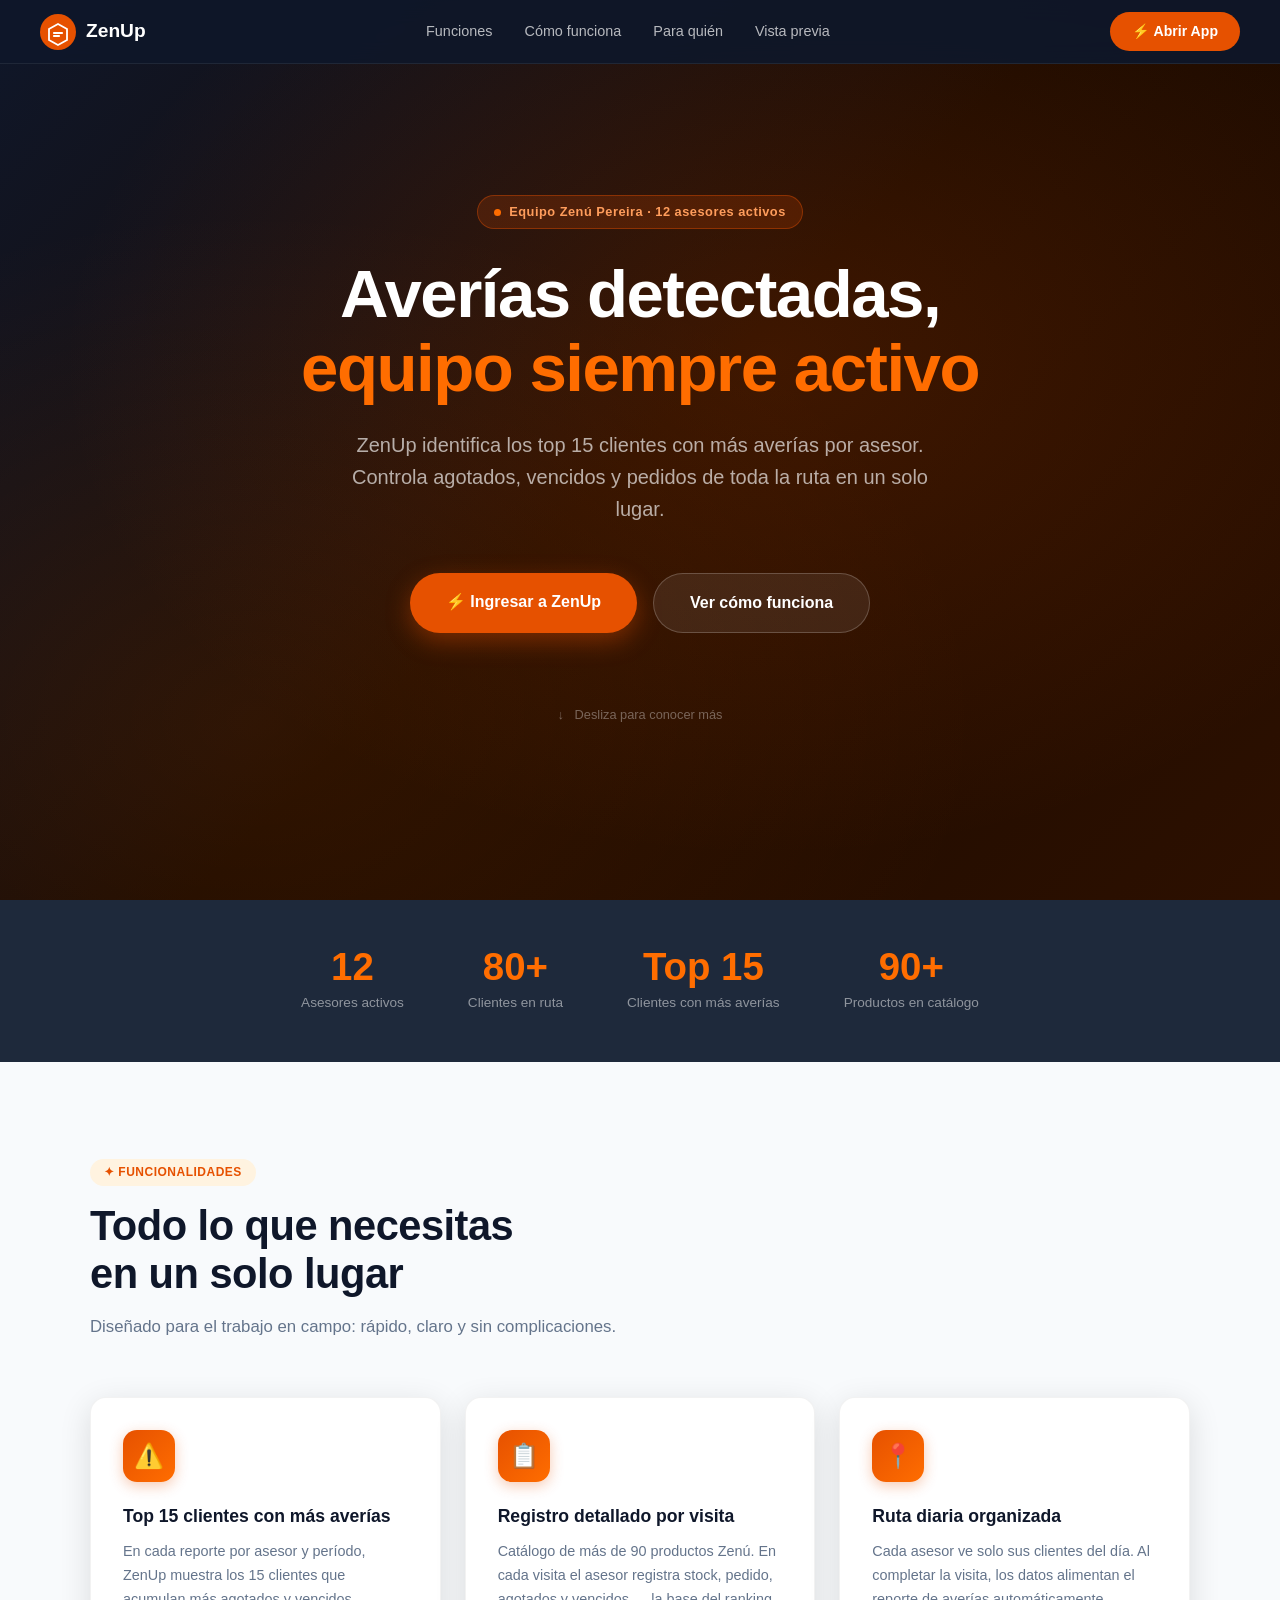
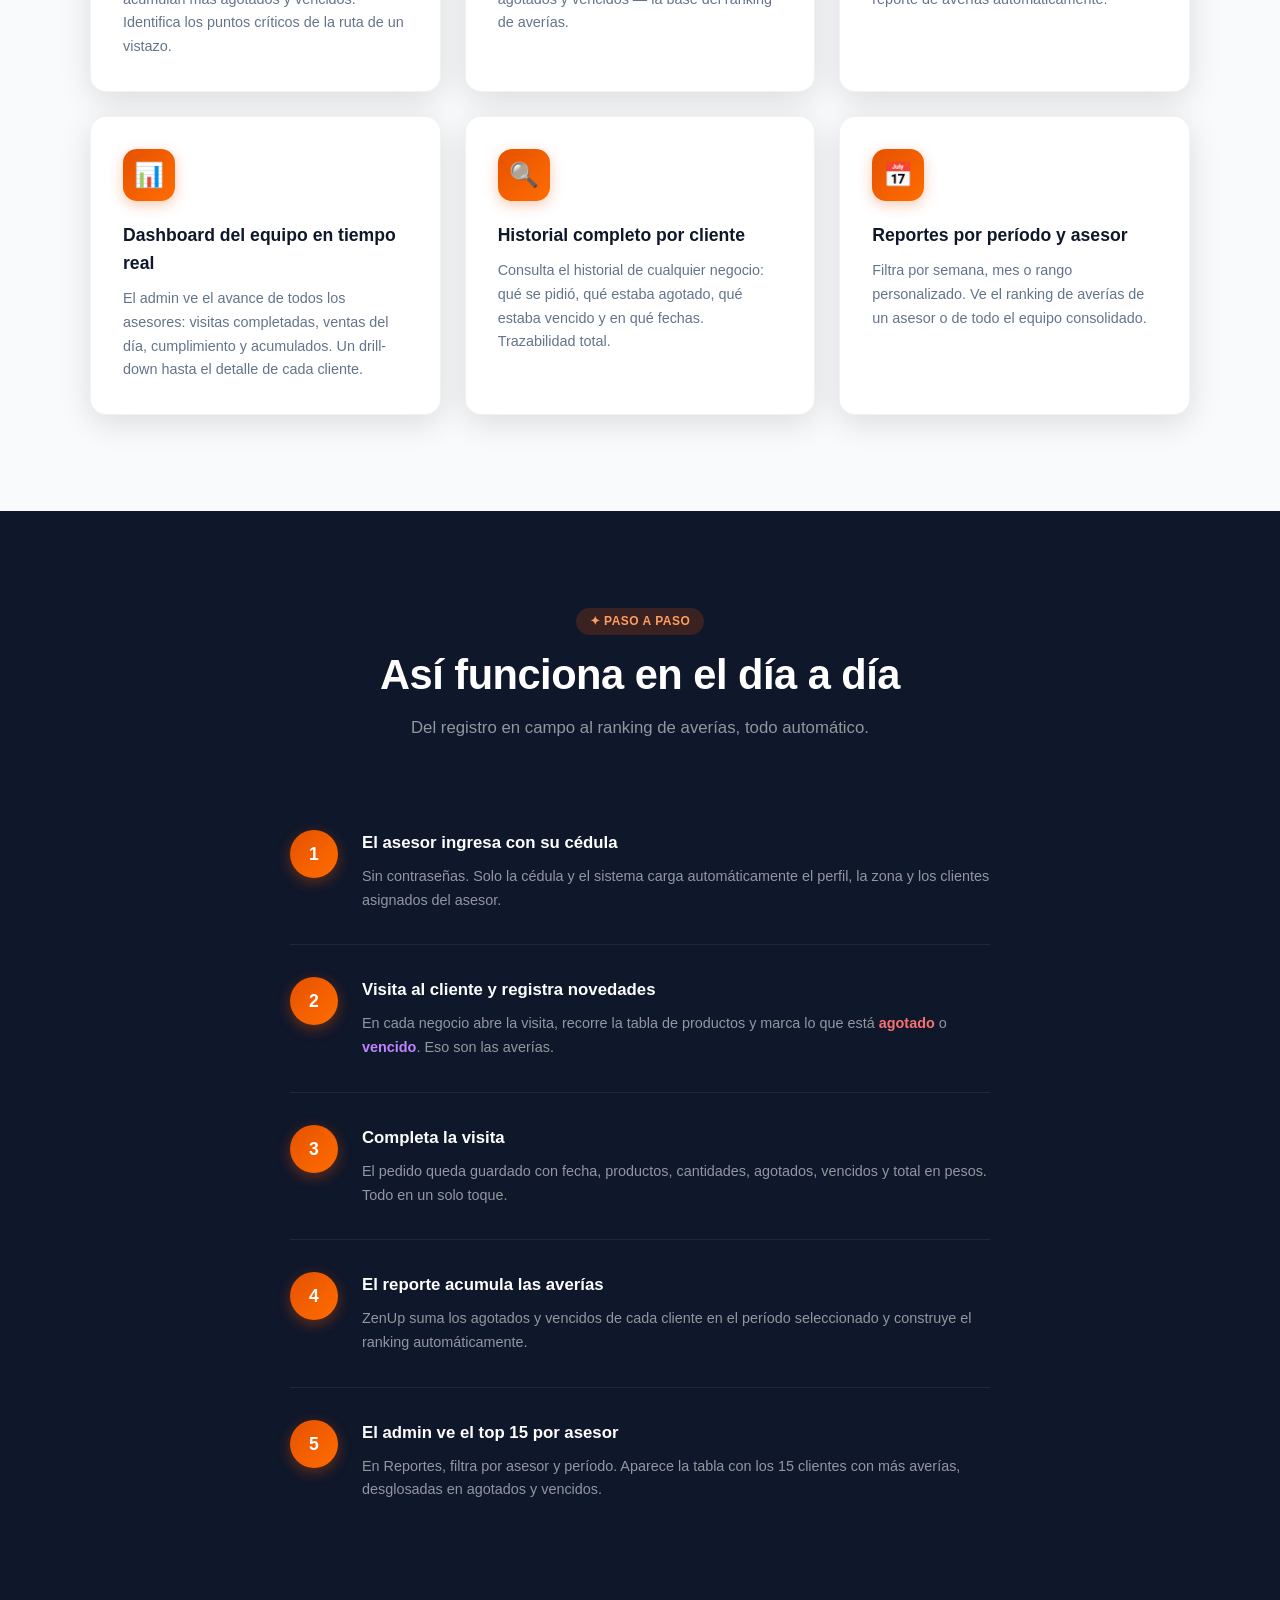
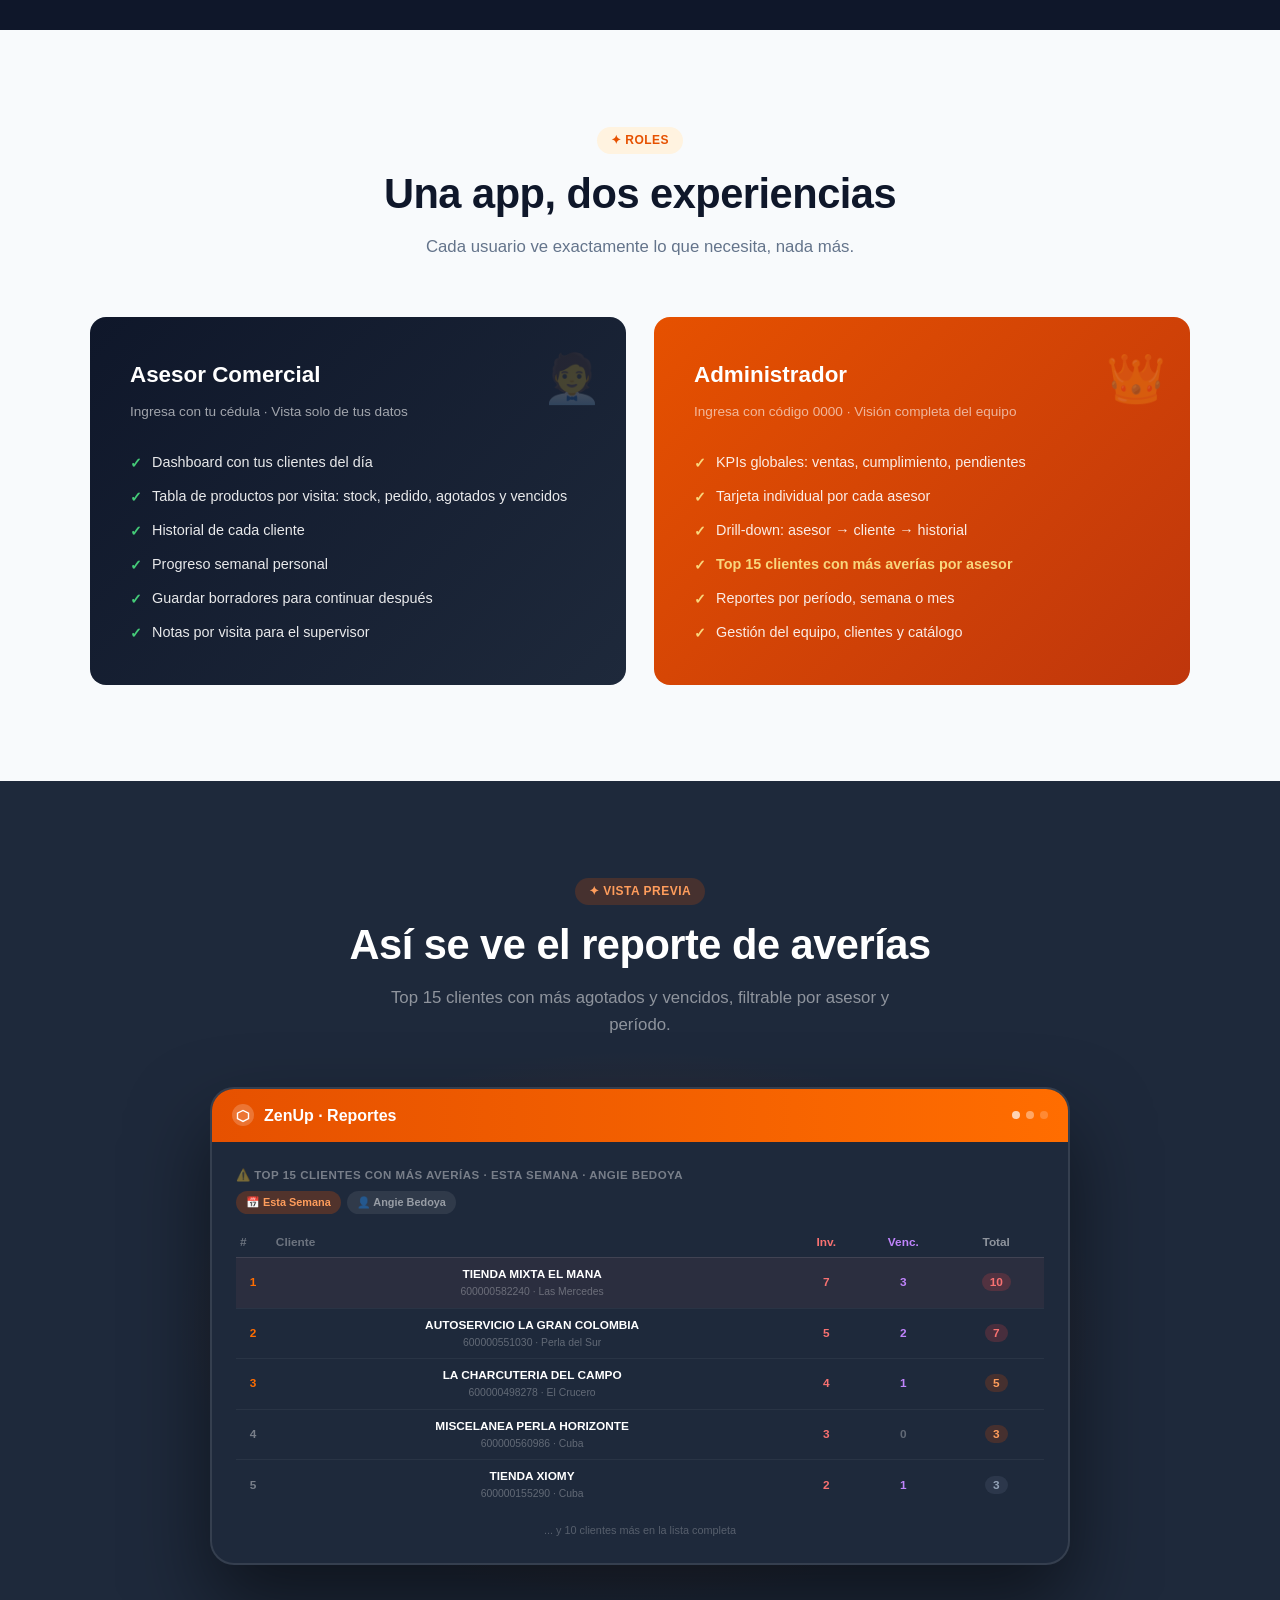
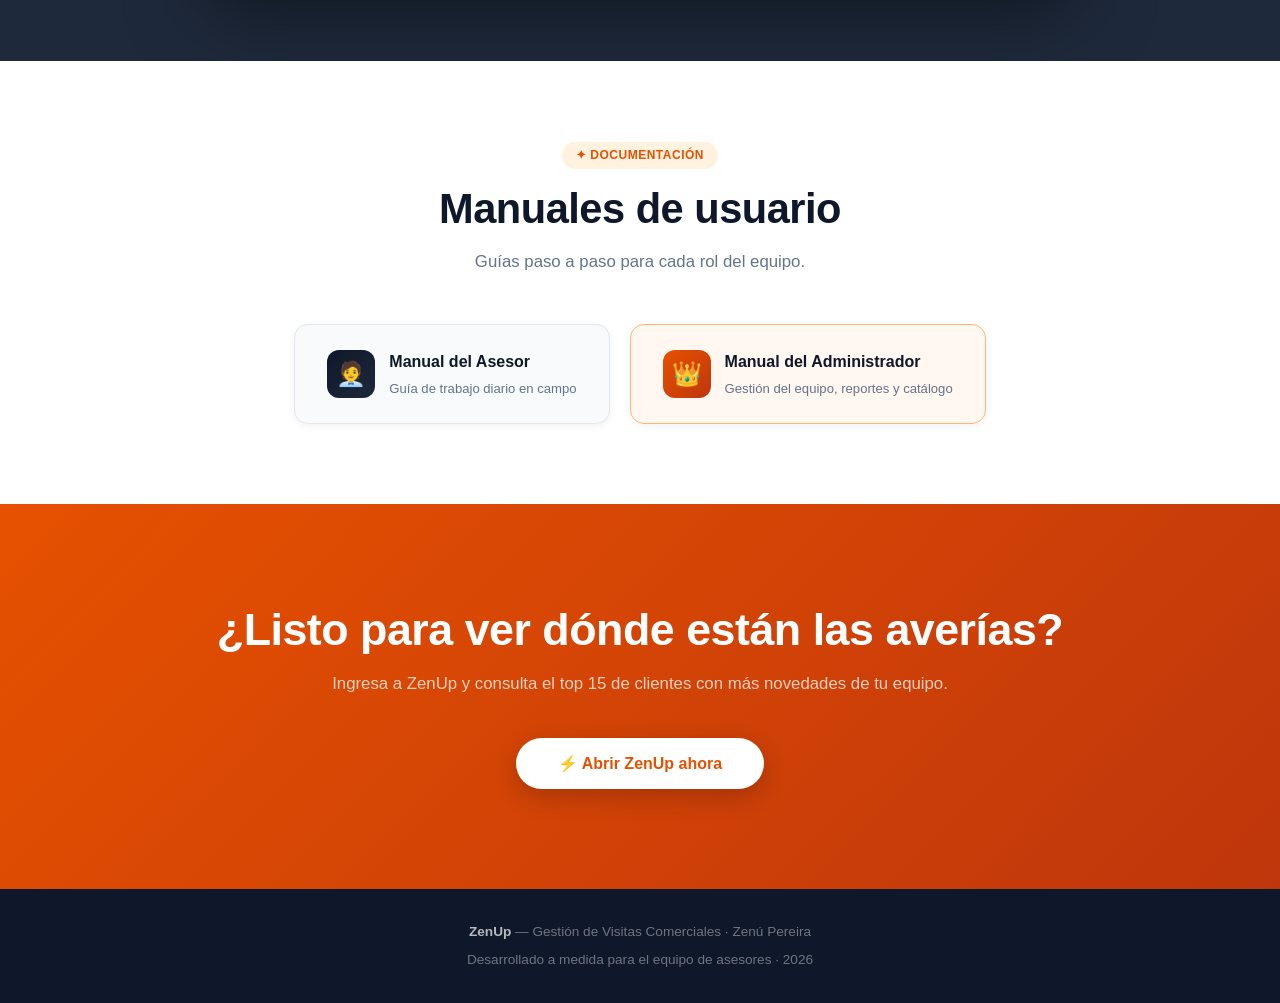
<file: presentacion.html>
<!DOCTYPE html>
<html lang="es">
<head>
  <meta charset="UTF-8"/>
  <meta name="viewport" content="width=device-width, initial-scale=1.0"/>
  <title>ZenUp – Gestión de Visitas Comerciales</title>
  <style>
    :root {
      --orange: #E65100;
      --orange-light: #FF6D00;
      --orange-pale: #FFF3E0;
      --dark: #0F172A;
      --dark2: #1E293B;
      --slate: #334155;
      --muted: #64748B;
      --light: #F8FAFC;
      --white: #FFFFFF;
      --radius: 16px;
      --shadow: 0 8px 32px rgba(0,0,0,0.12);
    }
    *, *::before, *::after { box-sizing: border-box; margin: 0; padding: 0; }
    html { scroll-behavior: smooth; }
    body {
      font-family: -apple-system, BlinkMacSystemFont, 'Segoe UI', Roboto, sans-serif;
      background: var(--light);
      color: var(--dark);
      line-height: 1.6;
      -webkit-font-smoothing: antialiased;
    }
    a { text-decoration: none; color: inherit; }

    /* ── NAV ── */
    nav {
      position: fixed; top: 0; left: 0; right: 0; z-index: 100;
      background: rgba(15,23,42,0.92);
      backdrop-filter: blur(12px);
      display: flex; align-items: center; justify-content: space-between;
      padding: 0 40px; height: 64px;
      border-bottom: 1px solid rgba(255,255,255,0.07);
    }
    .nav-brand { display: flex; align-items: center; gap: 10px; font-weight: 800; font-size: 1.2rem; color: white; }
    .nav-brand svg { width: 36px; height: 36px; }
    .nav-links { display: flex; gap: 32px; }
    .nav-links a { color: rgba(255,255,255,0.7); font-size: 0.9rem; font-weight: 500; transition: color 0.2s; }
    .nav-links a:hover { color: white; }
    .nav-cta {
      background: var(--orange); color: white;
      padding: 8px 22px; border-radius: 50px;
      font-weight: 700; font-size: 0.88rem;
      transition: background 0.2s, transform 0.15s;
    }
    .nav-cta:hover { background: var(--orange-light); transform: translateY(-1px); }

    /* ── HERO ── */
    .hero {
      min-height: 100vh;
      background: linear-gradient(135deg, var(--dark) 0%, #1a0a00 50%, #2d1000 100%);
      display: flex; flex-direction: column; align-items: center; justify-content: center;
      text-align: center; padding: 100px 24px 80px;
      position: relative; overflow: hidden;
    }
    .hero::before {
      content: '';
      position: absolute; inset: 0;
      background: radial-gradient(ellipse at 60% 40%, rgba(230,81,0,0.18) 0%, transparent 65%),
                  radial-gradient(ellipse at 20% 80%, rgba(255,109,0,0.1) 0%, transparent 50%);
    }
    .hero-badge {
      display: inline-flex; align-items: center; gap: 8px;
      background: rgba(230,81,0,0.18); border: 1px solid rgba(230,81,0,0.4);
      color: #FF9D5C; padding: 6px 16px; border-radius: 50px;
      font-size: 0.8rem; font-weight: 600; letter-spacing: 0.5px;
      margin-bottom: 28px; position: relative;
    }
    .hero-badge span { width: 7px; height: 7px; border-radius: 50%; background: #FF6D00; display: inline-block; animation: pulse 1.5s infinite; }
    @keyframes pulse { 0%,100%{opacity:1} 50%{opacity:0.4} }
    .hero h1 {
      font-size: clamp(2.4rem, 6vw, 4.2rem);
      font-weight: 900; color: white; line-height: 1.1;
      letter-spacing: -1.5px; position: relative;
      margin-bottom: 24px;
    }
    .hero h1 em { font-style: normal; color: var(--orange-light); }
    .hero p {
      font-size: clamp(1rem, 2vw, 1.25rem); color: rgba(255,255,255,0.65);
      max-width: 600px; margin: 0 auto 48px; position: relative;
    }
    .hero-btns { display: flex; gap: 16px; flex-wrap: wrap; justify-content: center; position: relative; }
    .btn-hero {
      padding: 16px 36px; border-radius: 50px; font-weight: 800;
      font-size: 1rem; cursor: pointer; transition: all 0.2s; border: none;
    }
    .btn-hero-primary { background: var(--orange); color: white; box-shadow: 0 8px 24px rgba(230,81,0,0.4); }
    .btn-hero-primary:hover { background: var(--orange-light); transform: translateY(-2px); box-shadow: 0 12px 32px rgba(255,109,0,0.5); }
    .btn-hero-ghost { background: rgba(255,255,255,0.08); color: white; border: 1px solid rgba(255,255,255,0.2); }
    .btn-hero-ghost:hover { background: rgba(255,255,255,0.15); transform: translateY(-2px); }
    .hero-scroll { margin-top: 72px; color: rgba(255,255,255,0.35); font-size: 0.8rem; position: relative; animation: bounce 2s infinite; }
    @keyframes bounce { 0%,100%{transform:translateY(0)} 50%{transform:translateY(6px)} }

    /* ── STATS BAR ── */
    .stats-bar {
      background: var(--dark2); padding: 48px 40px;
      display: flex; justify-content: center; gap: 64px; flex-wrap: wrap;
    }
    .stat-item { text-align: center; }
    .stat-item strong { display: block; font-size: 2.4rem; font-weight: 900; color: var(--orange-light); line-height: 1; }
    .stat-item span { font-size: 0.85rem; color: rgba(255,255,255,0.5); margin-top: 6px; display: block; }

    /* ── SECTIONS COMMON ── */
    section { padding: 96px 24px; }
    .container { max-width: 1100px; margin: 0 auto; }
    .section-tag {
      display: inline-block; background: var(--orange-pale); color: var(--orange);
      padding: 4px 14px; border-radius: 50px; font-size: 0.75rem; font-weight: 700;
      letter-spacing: 0.5px; text-transform: uppercase; margin-bottom: 16px;
    }
    h2 { font-size: clamp(1.8rem, 4vw, 2.6rem); font-weight: 900; letter-spacing: -0.5px; line-height: 1.15; margin-bottom: 16px; }
    .subtitle { font-size: 1.05rem; color: var(--muted); max-width: 560px; margin-bottom: 56px; }

    /* ── FEATURES ── */
    .features-grid {
      display: grid; grid-template-columns: repeat(auto-fit, minmax(300px, 1fr));
      gap: 24px;
    }
    .feature-card {
      background: white; border-radius: var(--radius); padding: 32px;
      box-shadow: var(--shadow); border: 1px solid rgba(0,0,0,0.05);
      transition: transform 0.2s, box-shadow 0.2s;
    }
    .feature-card:hover { transform: translateY(-4px); box-shadow: 0 16px 48px rgba(0,0,0,0.12); }
    .feature-icon {
      width: 52px; height: 52px; border-radius: 14px;
      background: linear-gradient(135deg, var(--orange), var(--orange-light));
      display: flex; align-items: center; justify-content: center;
      font-size: 1.5rem; margin-bottom: 20px;
      box-shadow: 0 4px 14px rgba(230,81,0,0.3);
    }
    .feature-card h3 { font-size: 1.1rem; font-weight: 800; margin-bottom: 10px; color: var(--dark); }
    .feature-card p { font-size: 0.9rem; color: var(--muted); line-height: 1.65; }

    /* ── HOW IT WORKS ── */
    .how-section { background: var(--dark); }
    .how-section h2, .how-section .subtitle { color: white; }
    .how-section .subtitle { color: rgba(255,255,255,0.55); }
    .how-section .section-tag { background: rgba(230,81,0,0.2); color: #FF9D5C; }
    .steps { display: flex; flex-direction: column; gap: 0; max-width: 700px; margin: 0 auto; }
    .step {
      display: flex; gap: 24px; align-items: flex-start;
      padding: 32px 0; border-bottom: 1px solid rgba(255,255,255,0.07);
      opacity: 0; transform: translateX(-20px);
      transition: opacity 0.5s, transform 0.5s;
    }
    .step.visible { opacity: 1; transform: none; }
    .step:last-child { border-bottom: none; }
    .step-num {
      flex-shrink: 0; width: 48px; height: 48px; border-radius: 50%;
      background: linear-gradient(135deg, var(--orange), var(--orange-light));
      color: white; font-weight: 900; font-size: 1.1rem;
      display: flex; align-items: center; justify-content: center;
      box-shadow: 0 4px 14px rgba(230,81,0,0.4);
    }
    .step-body h3 { font-size: 1.05rem; font-weight: 800; color: white; margin-bottom: 8px; }
    .step-body p { font-size: 0.9rem; color: rgba(255,255,255,0.55); line-height: 1.65; }

    /* ── ROLES ── */
    .roles-grid { display: grid; grid-template-columns: 1fr 1fr; gap: 28px; }
    .role-card {
      border-radius: var(--radius); padding: 40px; position: relative; overflow: hidden;
      transition: transform 0.2s;
    }
    .role-card:hover { transform: translateY(-4px); }
    .role-card.worker { background: linear-gradient(135deg, #0F172A, #1E293B); color: white; }
    .role-card.admin { background: linear-gradient(135deg, var(--orange), #BF360C); color: white; }
    .role-card::before {
      content: attr(data-emoji); position: absolute; right: 24px; top: 24px;
      font-size: 3rem; opacity: 0.2;
    }
    .role-card h3 { font-size: 1.4rem; font-weight: 900; margin-bottom: 8px; }
    .role-card .role-sub { font-size: 0.85rem; opacity: 0.6; margin-bottom: 28px; }
    .role-features { list-style: none; display: flex; flex-direction: column; gap: 10px; }
    .role-features li { display: flex; align-items: flex-start; gap: 10px; font-size: 0.9rem; opacity: 0.9; }
    .role-features li::before { content: '✓'; font-weight: 900; color: #4ADE80; flex-shrink: 0; margin-top: 1px; }
    .role-card.admin .role-features li::before { color: #FDE68A; }

    /* ── PRODUCT PREVIEW (mock screen) ── */
    .preview-section { background: var(--dark2); overflow: hidden; }
    .preview-section h2, .preview-section .subtitle { color: white; }
    .preview-section .subtitle { color: rgba(255,255,255,0.5); }
    .preview-section .section-tag { background: rgba(230,81,0,0.2); color: #FF9D5C; }
    .mockup-wrap { position: relative; max-width: 860px; margin: 0 auto; }
    .mockup-glow {
      position: absolute; inset: -40px;
      background: radial-gradient(ellipse at center, rgba(230,81,0,0.2) 0%, transparent 70%);
      pointer-events: none;
    }
    .mockup-phone {
      background: #1E293B; border-radius: 24px; overflow: hidden;
      border: 2px solid rgba(255,255,255,0.1);
      box-shadow: 0 40px 80px rgba(0,0,0,0.5);
      position: relative;
    }
    .mockup-bar {
      background: linear-gradient(90deg, var(--orange), var(--orange-light));
      padding: 14px 20px; display: flex; align-items: center; justify-content: space-between;
    }
    .mockup-bar-left { display: flex; align-items: center; gap: 10px; color: white; font-weight: 800; font-size: 1rem; }
    .mockup-bar-dot { width: 8px; height: 8px; border-radius: 50%; background: white; opacity: 0.7; }
    .mockup-body { padding: 24px; }
    .mock-stats { display: grid; grid-template-columns: repeat(4, 1fr); gap: 10px; margin-bottom: 20px; }
    .mock-stat {
      background: rgba(255,255,255,0.05); border-radius: 12px; padding: 14px 10px; text-align: center;
      border: 1px solid rgba(255,255,255,0.07);
    }
    .mock-stat strong { display: block; font-size: 1.15rem; font-weight: 900; color: white; }
    .mock-stat small { font-size: 0.7rem; color: rgba(255,255,255,0.4); margin-top: 3px; display: block; }
    .mock-stat.green strong { color: #4ADE80; }
    .mock-stat.red strong { color: #F87171; }
    .mock-stat.blue strong { color: #60A5FA; }
    .mock-section-label { font-size: 0.72rem; font-weight: 700; text-transform: uppercase; letter-spacing: 0.5px; color: rgba(255,255,255,0.4); margin-bottom: 10px; }
    .mock-client-list { display: flex; flex-direction: column; gap: 8px; }
    .mock-client {
      background: rgba(255,255,255,0.04); border-radius: 10px; padding: 12px 14px;
      display: flex; align-items: center; justify-content: space-between;
      border: 1px solid rgba(255,255,255,0.06);
    }
    .mock-client-name { font-size: 0.82rem; font-weight: 600; color: white; }
    .mock-client-code { font-size: 0.7rem; color: rgba(255,255,255,0.4); margin-top: 2px; }
    .mock-badge {
      font-size: 0.68rem; font-weight: 700; padding: 3px 10px; border-radius: 50px;
    }
    .mock-badge.done { background: rgba(74,222,128,0.15); color: #4ADE80; }
    .mock-badge.pending { background: rgba(251,191,36,0.15); color: #FBB724; }
    .mock-badge.none { background: rgba(148,163,184,0.1); color: #94A3B8; }

    /* ── CTA ── */
    .cta-section {
      background: linear-gradient(135deg, var(--orange) 0%, #BF360C 100%);
      text-align: center; padding: 100px 24px;
    }
    .cta-section h2 { color: white; font-size: clamp(1.8rem, 4vw, 2.8rem); margin-bottom: 16px; }
    .cta-section p { color: rgba(255,255,255,0.75); font-size: 1.05rem; margin-bottom: 40px; }
    .btn-cta-white {
      background: white; color: var(--orange); padding: 16px 42px;
      border-radius: 50px; font-weight: 900; font-size: 1rem;
      border: none; cursor: pointer; transition: all 0.2s;
      box-shadow: 0 8px 24px rgba(0,0,0,0.2);
    }
    .btn-cta-white:hover { transform: translateY(-2px); box-shadow: 0 14px 32px rgba(0,0,0,0.3); }

    /* ── FOOTER ── */
    footer {
      background: var(--dark); color: rgba(255,255,255,0.4);
      text-align: center; padding: 32px 24px; font-size: 0.85rem;
    }
    footer strong { color: rgba(255,255,255,0.7); }

    /* ── ANIMATIONS ── */
    .fade-in { opacity: 0; transform: translateY(24px); transition: opacity 0.6s, transform 0.6s; }
    .fade-in.visible { opacity: 1; transform: none; }

    @media (max-width: 768px) {
      nav { padding: 0 20px; }
      .nav-links { display: none; }
      .stats-bar { gap: 32px; padding: 40px 24px; }
      .roles-grid { grid-template-columns: 1fr; }
      .mock-stats { grid-template-columns: repeat(2, 1fr); }
    }
  </style>
</head>
<body>

<!-- NAV -->
<nav>
  <div class="nav-brand">
    <svg viewBox="0 0 36 36" xmlns="http://www.w3.org/2000/svg">
      <circle cx="18" cy="18" r="18" fill="#E65100"/>
      <path d="M9 26V15l9-5 9 5v11l-9 5z" fill="none" stroke="white" stroke-width="1.8"/>
      <path d="M14 19h8M14 22h5" stroke="white" stroke-width="2.2" stroke-linecap="round"/>
    </svg>
    ZenUp
  </div>
  <div class="nav-links">
    <a href="#features">Funciones</a>
    <a href="#como-funciona">Cómo funciona</a>
    <a href="#roles">Para quién</a>
    <a href="#preview">Vista previa</a>
  </div>
  <a href="index.html" class="nav-cta">⚡ Abrir App</a>
</nav>

<!-- HERO -->
<section class="hero">
  <div class="hero-badge"><span></span> Equipo Zenú Pereira · 12 asesores activos</div>
  <h1>Averías detectadas,<br><em>equipo siempre activo</em></h1>
  <p>ZenUp identifica los top 15 clientes con más averías por asesor. Controla agotados, vencidos y pedidos de toda la ruta en un solo lugar.</p>
  <div class="hero-btns">
    <a href="index.html" class="btn-hero btn-hero-primary">⚡ Ingresar a ZenUp</a>
    <a href="#como-funciona" class="btn-hero btn-hero-ghost">Ver cómo funciona</a>
  </div>
  <div class="hero-scroll">↓ &nbsp; Desliza para conocer más</div>
</section>

<!-- STATS BAR -->
<div class="stats-bar">
  <div class="stat-item"><strong>12</strong><span>Asesores activos</span></div>
  <div class="stat-item"><strong>80+</strong><span>Clientes en ruta</span></div>
  <div class="stat-item"><strong>Top 15</strong><span>Clientes con más averías</span></div>
  <div class="stat-item"><strong>90+</strong><span>Productos en catálogo</span></div>
</div>

<!-- FEATURES -->
<section id="features">
  <div class="container">
    <div class="fade-in">
      <span class="section-tag">✦ Funcionalidades</span>
      <h2>Todo lo que necesitas<br>en un solo lugar</h2>
      <p class="subtitle">Diseñado para el trabajo en campo: rápido, claro y sin complicaciones.</p>
    </div>
    <div class="features-grid">
      <div class="feature-card fade-in">
        <div class="feature-icon">⚠️</div>
        <h3>Top 15 clientes con más averías</h3>
        <p>En cada reporte por asesor y período, ZenUp muestra los 15 clientes que acumulan más agotados y vencidos. Identifica los puntos críticos de la ruta de un vistazo.</p>
      </div>
      <div class="feature-card fade-in">
        <div class="feature-icon">📋</div>
        <h3>Registro detallado por visita</h3>
        <p>Catálogo de más de 90 productos Zenú. En cada visita el asesor registra stock, pedido, agotados y vencidos — la base del ranking de averías.</p>
      </div>
      <div class="feature-card fade-in">
        <div class="feature-icon">📍</div>
        <h3>Ruta diaria organizada</h3>
        <p>Cada asesor ve solo sus clientes del día. Al completar la visita, los datos alimentan el reporte de averías automáticamente.</p>
      </div>
      <div class="feature-card fade-in">
        <div class="feature-icon">📊</div>
        <h3>Dashboard del equipo en tiempo real</h3>
        <p>El admin ve el avance de todos los asesores: visitas completadas, ventas del día, cumplimiento y acumulados. Un drill-down hasta el detalle de cada cliente.</p>
      </div>
      <div class="feature-card fade-in">
        <div class="feature-icon">🔍</div>
        <h3>Historial completo por cliente</h3>
        <p>Consulta el historial de cualquier negocio: qué se pidió, qué estaba agotado, qué estaba vencido y en qué fechas. Trazabilidad total.</p>
      </div>
      <div class="feature-card fade-in">
        <div class="feature-icon">📅</div>
        <h3>Reportes por período y asesor</h3>
        <p>Filtra por semana, mes o rango personalizado. Ve el ranking de averías de un asesor o de todo el equipo consolidado.</p>
      </div>
    </div>
  </div>
</section>

<!-- HOW IT WORKS -->
<section id="como-funciona" class="how-section">
  <div class="container" style="text-align:center">
    <div class="fade-in">
      <span class="section-tag">✦ Paso a paso</span>
      <h2>Así funciona en el día a día</h2>
      <p class="subtitle" style="margin:0 auto 56px">Del registro en campo al ranking de averías, todo automático.</p>
    </div>
    <div class="steps fade-in" style="text-align:left">
      <div class="step">
        <div class="step-num">1</div>
        <div class="step-body">
          <h3>El asesor ingresa con su cédula</h3>
          <p>Sin contraseñas. Solo la cédula y el sistema carga automáticamente el perfil, la zona y los clientes asignados del asesor.</p>
        </div>
      </div>
      <div class="step">
        <div class="step-num">2</div>
        <div class="step-body">
          <h3>Visita al cliente y registra novedades</h3>
          <p>En cada negocio abre la visita, recorre la tabla de productos y marca lo que está <strong style="color:#F87171">agotado</strong> o <strong style="color:#C084FC">vencido</strong>. Eso son las averías.</p>
        </div>
      </div>
      <div class="step">
        <div class="step-num">3</div>
        <div class="step-body">
          <h3>Completa la visita</h3>
          <p>El pedido queda guardado con fecha, productos, cantidades, agotados, vencidos y total en pesos. Todo en un solo toque.</p>
        </div>
      </div>
      <div class="step">
        <div class="step-num">4</div>
        <div class="step-body">
          <h3>El reporte acumula las averías</h3>
          <p>ZenUp suma los agotados y vencidos de cada cliente en el período seleccionado y construye el ranking automáticamente.</p>
        </div>
      </div>
      <div class="step">
        <div class="step-num">5</div>
        <div class="step-body">
          <h3>El admin ve el top 15 por asesor</h3>
          <p>En Reportes, filtra por asesor y período. Aparece la tabla con los 15 clientes con más averías, desglosadas en agotados y vencidos.</p>
        </div>
      </div>
    </div>
  </div>
</section>

<!-- ROLES -->
<section id="roles">
  <div class="container">
    <div class="fade-in" style="text-align:center">
      <span class="section-tag">✦ Roles</span>
      <h2>Una app, dos experiencias</h2>
      <p class="subtitle" style="margin:0 auto 56px">Cada usuario ve exactamente lo que necesita, nada más.</p>
    </div>
    <div class="roles-grid fade-in">
      <div class="role-card worker" data-emoji="🧑‍💼">
        <h3>Asesor Comercial</h3>
        <p class="role-sub">Ingresa con tu cédula · Vista solo de tus datos</p>
        <ul class="role-features">
          <li>Dashboard con tus clientes del día</li>
          <li>Tabla de productos por visita: stock, pedido, agotados y vencidos</li>
          <li>Historial de cada cliente</li>
          <li>Progreso semanal personal</li>
          <li>Guardar borradores para continuar después</li>
          <li>Notas por visita para el supervisor</li>
        </ul>
      </div>
      <div class="role-card admin" data-emoji="👑">
        <h3>Administrador</h3>
        <p class="role-sub">Ingresa con código 0000 · Visión completa del equipo</p>
        <ul class="role-features">
          <li>KPIs globales: ventas, cumplimiento, pendientes</li>
          <li>Tarjeta individual por cada asesor</li>
          <li>Drill-down: asesor → cliente → historial</li>
          <li><strong style="color:#FDE68A">Top 15 clientes con más averías por asesor</strong></li>
          <li>Reportes por período, semana o mes</li>
          <li>Gestión del equipo, clientes y catálogo</li>
        </ul>
      </div>
    </div>
  </div>
</section>

<!-- MOCKUP PREVIEW -->
<section id="preview" class="preview-section">
  <div class="container" style="text-align:center">
    <div class="fade-in">
      <span class="section-tag">✦ Vista previa</span>
      <h2>Así se ve el reporte de averías</h2>
      <p class="subtitle" style="margin:0 auto 48px">Top 15 clientes con más agotados y vencidos, filtrable por asesor y período.</p>
    </div>
    <div class="mockup-wrap fade-in">
      <div class="mockup-glow"></div>
      <div class="mockup-phone">
        <div class="mockup-bar">
          <div class="mockup-bar-left">
            <svg viewBox="0 0 24 24" width="22" height="22"><circle cx="12" cy="12" r="12" fill="rgba(255,255,255,0.2)"/><path d="M6 16V10l6-3 6 3v6l-6 3z" fill="none" stroke="white" stroke-width="1.5"/></svg>
            ZenUp · Reportes
          </div>
          <div style="display:flex;gap:6px">
            <div class="mockup-bar-dot"></div>
            <div class="mockup-bar-dot" style="opacity:0.4"></div>
            <div class="mockup-bar-dot" style="opacity:0.2"></div>
          </div>
        </div>
        <div class="mockup-body">
          <div style="font-size:0.72rem;font-weight:700;color:rgba(255,255,255,0.4);margin-bottom:6px;text-align:left;text-transform:uppercase;letter-spacing:0.5px">⚠️ Top 15 clientes con más averías · Esta semana · Angie Bedoya</div>

          <!-- mini filtros mock -->
          <div style="display:flex;gap:6px;margin-bottom:14px;flex-wrap:wrap">
            <span style="background:rgba(230,81,0,0.25);color:#FF9D5C;padding:3px 10px;border-radius:50px;font-size:0.68rem;font-weight:700">📅 Esta Semana</span>
            <span style="background:rgba(255,255,255,0.08);color:rgba(255,255,255,0.5);padding:3px 10px;border-radius:50px;font-size:0.68rem;font-weight:600">👤 Angie Bedoya</span>
          </div>

          <!-- tabla top averías -->
          <div style="overflow-x:auto">
            <table style="width:100%;border-collapse:collapse;font-size:0.74rem">
              <thead>
                <tr style="border-bottom:1px solid rgba(255,255,255,0.1)">
                  <th style="padding:5px 4px;color:rgba(255,255,255,0.35);font-weight:600;text-align:left">#</th>
                  <th style="padding:5px 6px;color:rgba(255,255,255,0.35);font-weight:600;text-align:left">Cliente</th>
                  <th style="padding:5px 4px;color:#F87171;font-weight:600;text-align:center">Inv.</th>
                  <th style="padding:5px 4px;color:#C084FC;font-weight:600;text-align:center">Venc.</th>
                  <th style="padding:5px 6px;color:rgba(255,255,255,0.5);font-weight:700;text-align:center">Total</th>
                </tr>
              </thead>
              <tbody>
                <tr style="border-bottom:1px solid rgba(255,255,255,0.05);background:rgba(248,113,113,0.06)">
                  <td style="padding:7px 4px;font-weight:800;color:#FF6D00">1</td>
                  <td style="padding:7px 6px"><div style="font-weight:600;color:white">TIENDA MIXTA EL MANA</div><div style="font-size:0.65rem;color:rgba(255,255,255,0.3)">600000582240 · Las Mercedes</div></td>
                  <td style="padding:7px 4px;text-align:center;font-weight:700;color:#F87171">7</td>
                  <td style="padding:7px 4px;text-align:center;font-weight:700;color:#C084FC">3</td>
                  <td style="padding:7px 6px;text-align:center"><span style="background:rgba(239,68,68,0.2);color:#F87171;padding:2px 8px;border-radius:50px;font-weight:800">10</span></td>
                </tr>
                <tr style="border-bottom:1px solid rgba(255,255,255,0.05)">
                  <td style="padding:7px 4px;font-weight:800;color:#FF6D00">2</td>
                  <td style="padding:7px 6px"><div style="font-weight:600;color:white">AUTOSERVICIO LA GRAN COLOMBIA</div><div style="font-size:0.65rem;color:rgba(255,255,255,0.3)">600000551030 · Perla del Sur</div></td>
                  <td style="padding:7px 4px;text-align:center;font-weight:700;color:#F87171">5</td>
                  <td style="padding:7px 4px;text-align:center;font-weight:700;color:#C084FC">2</td>
                  <td style="padding:7px 6px;text-align:center"><span style="background:rgba(239,68,68,0.2);color:#F87171;padding:2px 8px;border-radius:50px;font-weight:800">7</span></td>
                </tr>
                <tr style="border-bottom:1px solid rgba(255,255,255,0.05)">
                  <td style="padding:7px 4px;font-weight:800;color:#FF6D00">3</td>
                  <td style="padding:7px 6px"><div style="font-weight:600;color:white">LA CHARCUTERIA DEL CAMPO</div><div style="font-size:0.65rem;color:rgba(255,255,255,0.3)">600000498278 · El Crucero</div></td>
                  <td style="padding:7px 4px;text-align:center;font-weight:700;color:#F87171">4</td>
                  <td style="padding:7px 4px;text-align:center;font-weight:700;color:#C084FC">1</td>
                  <td style="padding:7px 6px;text-align:center"><span style="background:rgba(230,81,0,0.2);color:#FF9D5C;padding:2px 8px;border-radius:50px;font-weight:800">5</span></td>
                </tr>
                <tr style="border-bottom:1px solid rgba(255,255,255,0.05)">
                  <td style="padding:7px 4px;font-weight:600;color:rgba(255,255,255,0.4)">4</td>
                  <td style="padding:7px 6px"><div style="font-weight:600;color:white">MISCELANEA PERLA HORIZONTE</div><div style="font-size:0.65rem;color:rgba(255,255,255,0.3)">600000560986 · Cuba</div></td>
                  <td style="padding:7px 4px;text-align:center;font-weight:700;color:#F87171">3</td>
                  <td style="padding:7px 4px;text-align:center;font-weight:700;color:rgba(255,255,255,0.3)">0</td>
                  <td style="padding:7px 6px;text-align:center"><span style="background:rgba(230,81,0,0.2);color:#FF9D5C;padding:2px 8px;border-radius:50px;font-weight:800">3</span></td>
                </tr>
                <tr>
                  <td style="padding:7px 4px;font-weight:600;color:rgba(255,255,255,0.4)">5</td>
                  <td style="padding:7px 6px"><div style="font-weight:600;color:white">TIENDA XIOMY</div><div style="font-size:0.65rem;color:rgba(255,255,255,0.3)">600000155290 · Cuba</div></td>
                  <td style="padding:7px 4px;text-align:center;font-weight:700;color:#F87171">2</td>
                  <td style="padding:7px 4px;text-align:center;font-weight:700;color:#C084FC">1</td>
                  <td style="padding:7px 6px;text-align:center"><span style="background:rgba(100,116,139,0.2);color:#94A3B8;padding:2px 8px;border-radius:50px;font-weight:800">3</span></td>
                </tr>
              </tbody>
            </table>
          </div>
          <div style="text-align:center;margin-top:12px;font-size:0.68rem;color:rgba(255,255,255,0.25)">... y 10 clientes más en la lista completa</div>
        </div>
      </div>
    </div>
  </div>
</section>

<!-- MANUALS -->
<section style="background:white; padding:80px 24px;">
  <div class="container" style="text-align:center">
    <div class="fade-in">
      <span class="section-tag">✦ Documentación</span>
      <h2>Manuales de usuario</h2>
      <p class="subtitle" style="margin:0 auto 48px">Guías paso a paso para cada rol del equipo.</p>
    </div>
    <div style="display:flex;gap:20px;flex-wrap:wrap;justify-content:center" class="fade-in">
      <a href="manual-asesor.md" style="
        display:flex;align-items:center;gap:14px;
        background:#F8FAFC;border:1px solid #E2E8F0;
        border-radius:14px;padding:24px 32px;
        transition:all 0.2s;text-align:left;
        box-shadow:0 2px 8px rgba(0,0,0,0.06);
      " onmouseover="this.style.transform='translateY(-3px)';this.style.boxShadow='0 8px 24px rgba(0,0,0,0.1)'" onmouseout="this.style.transform='none';this.style.boxShadow='0 2px 8px rgba(0,0,0,0.06)'">
        <div style="width:48px;height:48px;border-radius:12px;background:linear-gradient(135deg,#0F172A,#1E293B);display:flex;align-items:center;justify-content:center;font-size:1.5rem;flex-shrink:0">🧑‍💼</div>
        <div>
          <div style="font-weight:800;color:#0F172A;font-size:1rem">Manual del Asesor</div>
          <div style="font-size:0.82rem;color:#64748B;margin-top:3px">Guía de trabajo diario en campo</div>
        </div>
      </a>
      <a href="manual-admin.md" style="
        display:flex;align-items:center;gap:14px;
        background:#FFF7F0;border:1px solid #FDBA74;
        border-radius:14px;padding:24px 32px;
        transition:all 0.2s;text-align:left;
        box-shadow:0 2px 8px rgba(0,0,0,0.06);
      " onmouseover="this.style.transform='translateY(-3px)';this.style.boxShadow='0 8px 24px rgba(0,0,0,0.1)'" onmouseout="this.style.transform='none';this.style.boxShadow='0 2px 8px rgba(0,0,0,0.06)'">
        <div style="width:48px;height:48px;border-radius:12px;background:linear-gradient(135deg,var(--orange),#BF360C);display:flex;align-items:center;justify-content:center;font-size:1.5rem;flex-shrink:0">👑</div>
        <div>
          <div style="font-weight:800;color:#0F172A;font-size:1rem">Manual del Administrador</div>
          <div style="font-size:0.82rem;color:#64748B;margin-top:3px">Gestión del equipo, reportes y catálogo</div>
        </div>
      </a>
    </div>
  </div>
</section>

<!-- CTA -->
<section class="cta-section">
  <div class="container">
    <h2>¿Listo para ver dónde están las averías?</h2>
    <p>Ingresa a ZenUp y consulta el top 15 de clientes con más novedades de tu equipo.</p>
    <a href="index.html"><button class="btn-cta-white">⚡ Abrir ZenUp ahora</button></a>
  </div>
</section>

<!-- FOOTER -->
<footer>
  <strong>ZenUp</strong> — Gestión de Visitas Comerciales · Zenú Pereira<br>
  <span style="margin-top:6px;display:block">Desarrollado a medida para el equipo de asesores · 2026</span>
</footer>

<script>
  // Intersection Observer for fade-in animations
  const observer = new IntersectionObserver((entries) => {
    entries.forEach(entry => {
      if (entry.isIntersecting) {
        entry.target.classList.add('visible');
        // For steps, stagger children
        if (entry.target.classList.contains('steps')) {
          entry.target.querySelectorAll('.step').forEach((step, i) => {
            setTimeout(() => step.classList.add('visible'), i * 120);
          });
        }
      }
    });
  }, { threshold: 0.12 });

  document.querySelectorAll('.fade-in, .steps').forEach(el => observer.observe(el));

  // Smooth nav background on scroll
  const nav = document.querySelector('nav');
  window.addEventListener('scroll', () => {
    nav.style.background = window.scrollY > 60
      ? 'rgba(15,23,42,0.97)'
      : 'rgba(15,23,42,0.92)';
  });
</script>
</body>
</html>
</file>
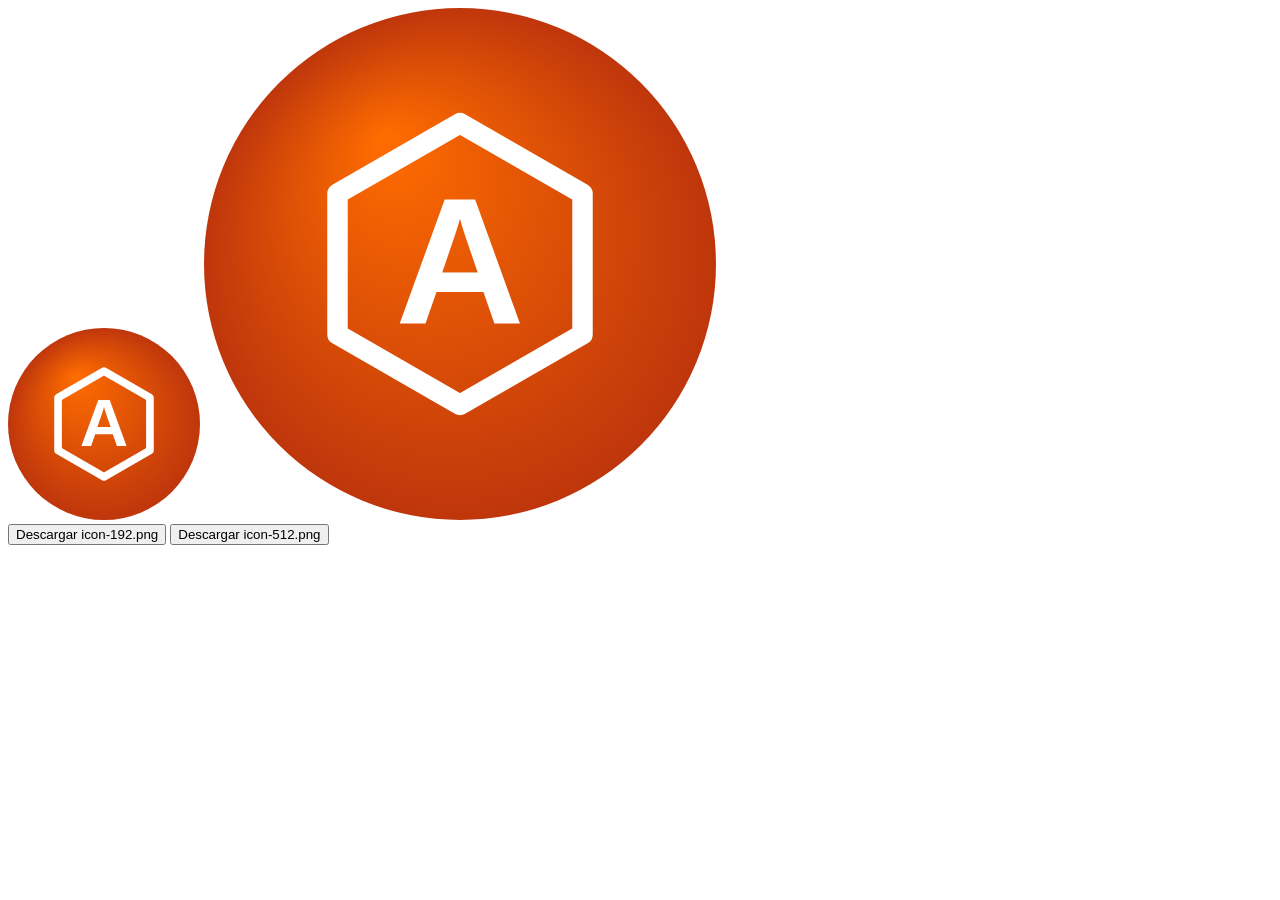
<file: icons/generate-icons.html>
<!DOCTYPE html>
<html>
<head><title>Generar íconos</title></head>
<body>
<canvas id="c192" width="192" height="192"></canvas>
<canvas id="c512" width="512" height="512"></canvas>
<br/>
<button onclick="dl(192)">Descargar icon-192.png</button>
<button onclick="dl(512)">Descargar icon-512.png</button>
<script>
function drawIcon(canvas) {
  const ctx = canvas.getContext('2d');
  const s = canvas.width;
  const r = s / 2;
  // Fondo naranja
  const grad = ctx.createRadialGradient(r*0.7, r*0.5, 0, r, r, r);
  grad.addColorStop(0, '#FF6D00');
  grad.addColorStop(1, '#BF360C');
  ctx.beginPath(); ctx.arc(r, r, r, 0, Math.PI*2);
  ctx.fillStyle = grad; ctx.fill();
  // Hexágono / edificio
  ctx.strokeStyle = 'white'; ctx.lineWidth = s * 0.04; ctx.lineJoin = 'round';
  ctx.beginPath();
  const cx = r, cy = r, sz = r*0.55;
  ctx.moveTo(cx, cy - sz);
  ctx.lineTo(cx + sz*0.87, cy - sz*0.5);
  ctx.lineTo(cx + sz*0.87, cy + sz*0.5);
  ctx.lineTo(cx, cy + sz);
  ctx.lineTo(cx - sz*0.87, cy + sz*0.5);
  ctx.lineTo(cx - sz*0.87, cy - sz*0.5);
  ctx.closePath(); ctx.stroke();
  // Letra A
  ctx.fillStyle = 'white'; ctx.font = `bold ${s*0.35}px Arial`; ctx.textAlign = 'center'; ctx.textBaseline = 'middle';
  ctx.fillText('A', cx, cy + s*0.02);
}
['c192','c512'].forEach(id => drawIcon(document.getElementById(id)));
function dl(size) {
  const a = document.createElement('a');
  a.download = `icon-${size}.png`;
  a.href = document.getElementById('c'+size).toDataURL('image/png');
  a.click();
}
</script>
</body>
</html>
</file>
